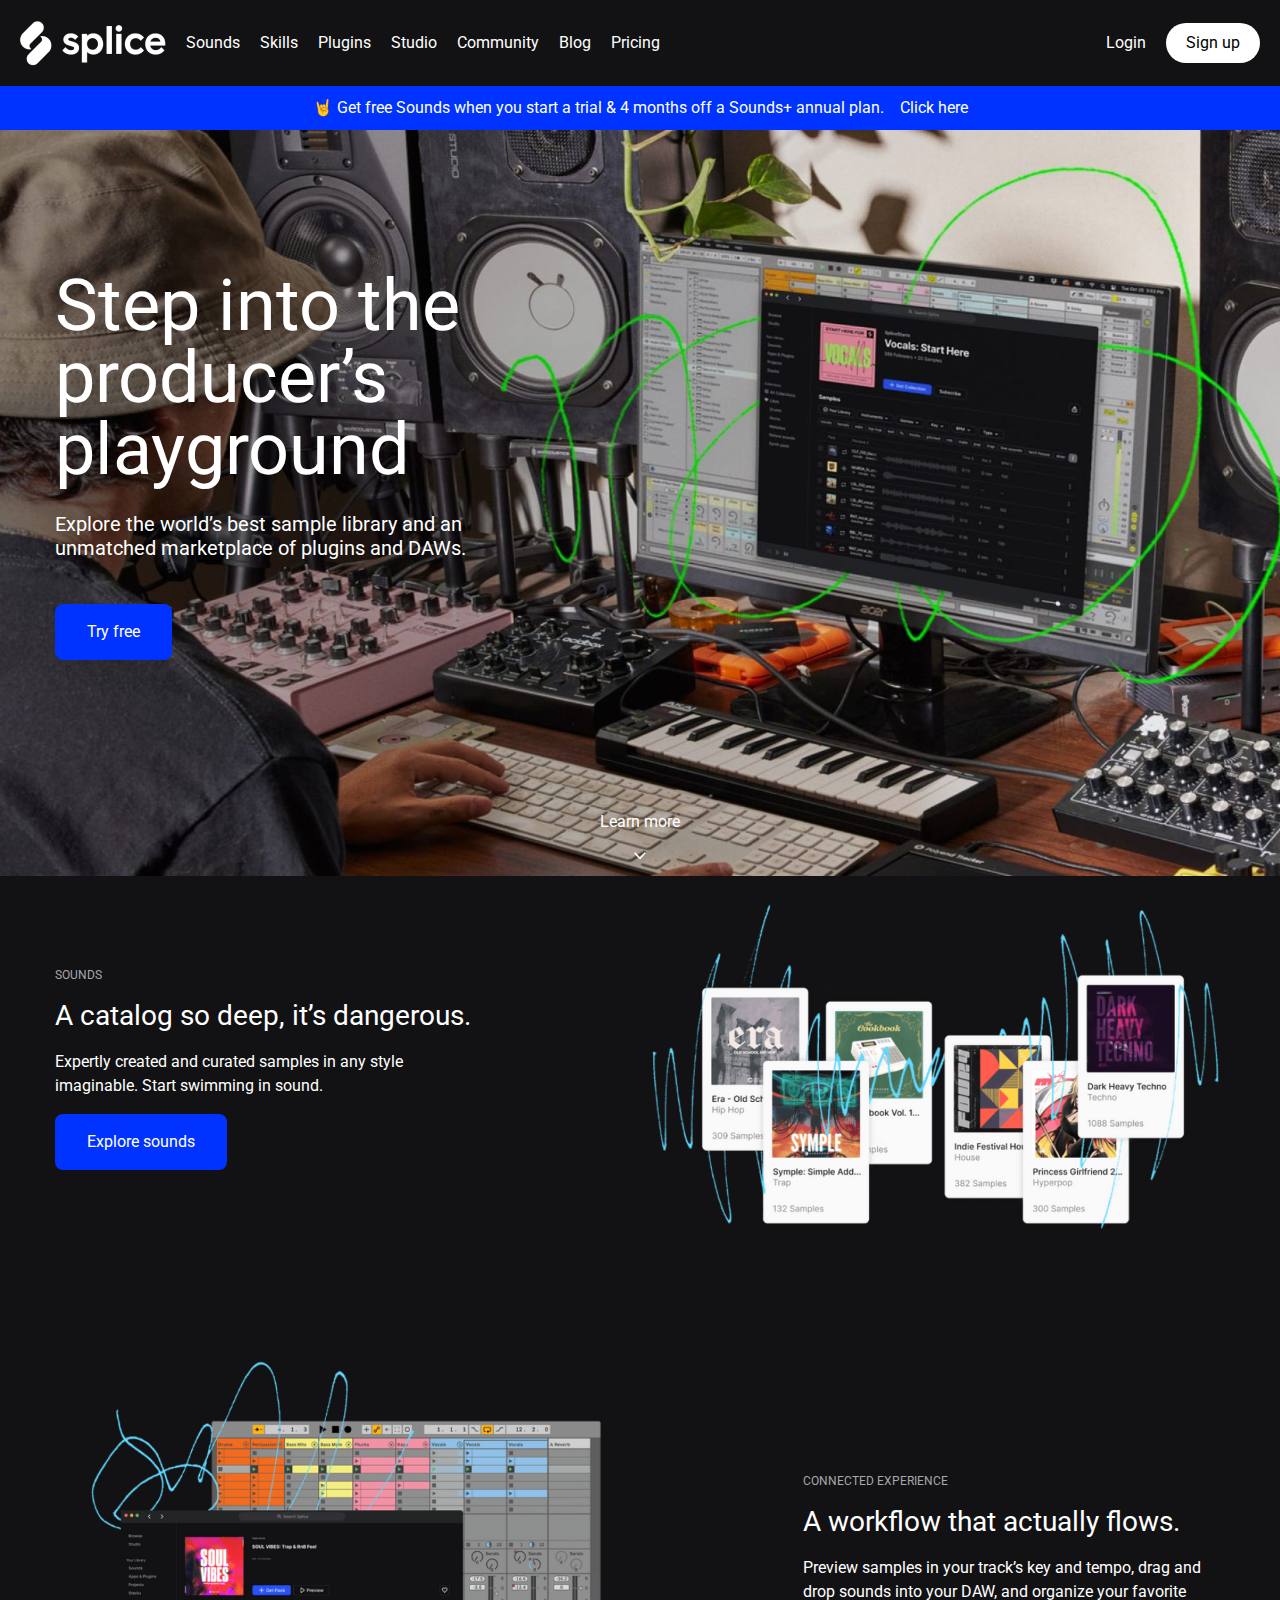
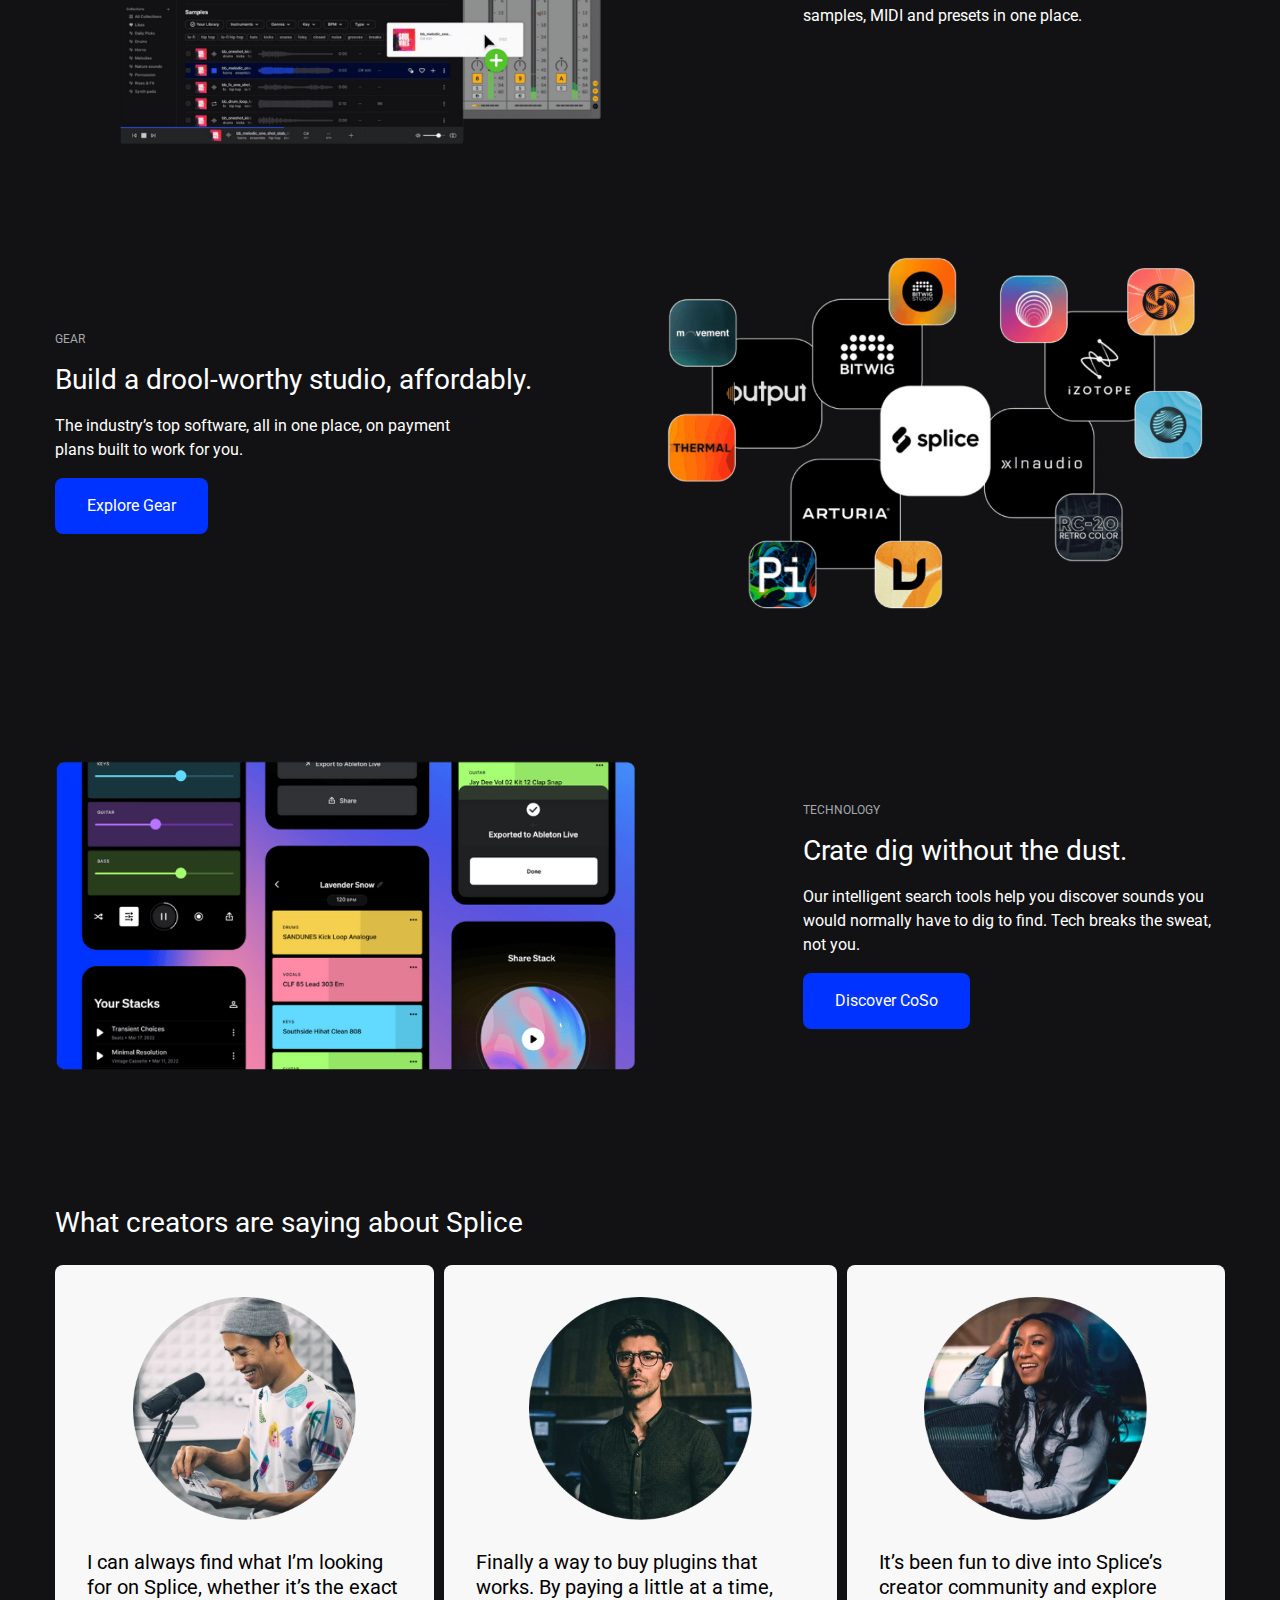
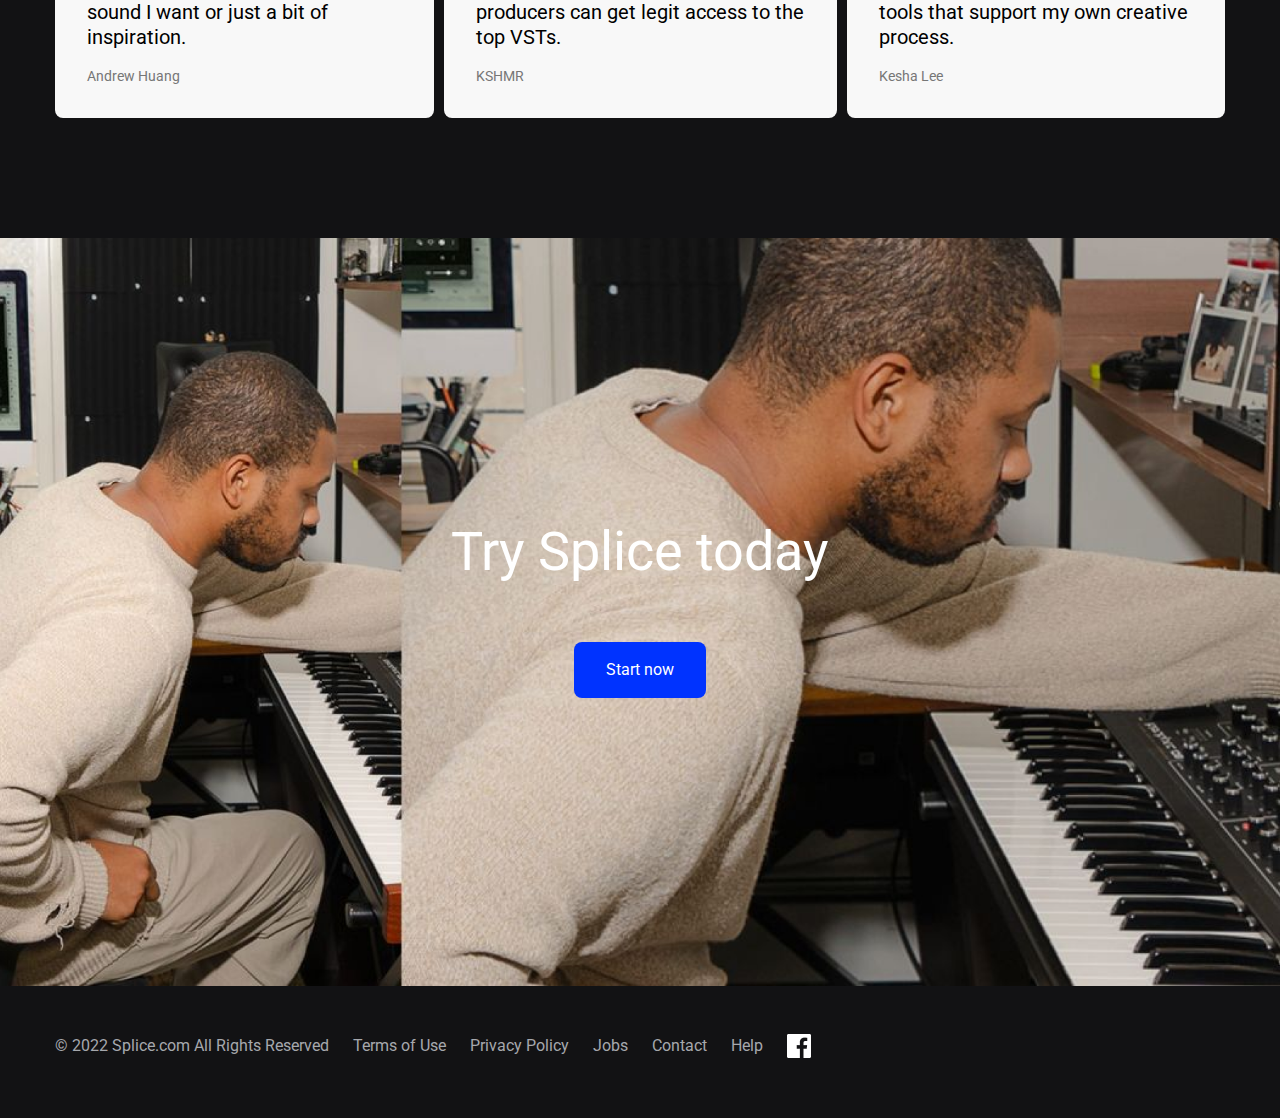
<file: index.html>
<!doctype html>
<html lang="en">
<head>
  <meta charset="UTF-8">
  <meta name="viewport" content="width=device-width, user-scalable=no, initial-scale=1.0, maximum-scale=1.0, minimum-scale=1.0">
  <meta http-equiv="X-UA-Compatible" content="ie=edge">
  <link rel="stylesheet" href="styles/style.css">
  <link rel="preconnect" href="https://fonts.googleapis.com">
  <link rel="preconnect" href="https://fonts.gstatic.com" crossorigin>
  <link href="https://fonts.googleapis.com/css2?family=Roboto:ital,wght@0,100;0,300;0,400;0,500;0,700;0,900;1,100;1,300;1,400;1,500;1,700;1,900&display=swap" rel="stylesheet">
  <script src="js/builder.js"></script>
  <title>Splice</title>
  <meta name="description" content="Splice content">
</head>
<body>
  <header class="header">
    
  </header>

  <main class="main">
    <section class="banner">
      
    </section>

    <section class="hero">
      <img
        src="./assets/img/hero-background.png"
        alt="hero-background"
        class="hero__background"
      >

      <div class="container">
        <h1 class="hero__title">Step into the producer’s playground</h1>

        <p class="hero__subtitle">
          Explore the world’s best sample library and an unmatched marketplace of plugins and DAWs.
        </p>

        <button class="btn--primary">
          Try free
        </button>

        <div class="hero__more">
          <p class="hero__more-text">Learn more</p>

          <img
            src="./assets/img/chevron-down.png"
            alt="chevron-down"
            class="hero__more-icon"
          >
        </div>
      </div>
    </section>

    <section class="features features--reverse container">
      <div class="features__text-content">
        <p class="features__label">SOUNDS</p>

        <h2 class="features__title">A catalog so deep, it’s dangerous.</h2>

        <p class="features__subtitle">Expertly created and curated samples in any style imaginable. Start swimming in sound.</p>

        <button class="features__btn btn--primary">
          Explore sounds
        </button>
      </div>

      <img
        src="./assets/img/sounds.png"
        alt="sounds"
        loading="lazy"
        class="features__img"
      />
    </section>

    <section class="features container">
      <img
        src="./assets/img/connected-experience.png"
        alt="connected-experience"
        loading="lazy"
        class="features__img"
      />

      <div class="features__text-content">
        <p class="features__label">Connected Experience</p>

        <h2 class="features__title">A workflow that actually flows.</h2>

        <p class="features__subtitle">Preview samples in your track’s key and tempo, drag and drop sounds into your DAW, and organize your favorite samples, MIDI and presets in one place.</p>
      </div>
    </section>

    <section class="features features--reverse container">
      <div class="features__text-content">
        <p class="features__label">Gear</p>

        <h2 class="features__title">Build a drool-worthy studio, affordably.</h2>

        <p class="features__subtitle">The industry’s top software, all in one place, on payment plans built to work for you.</p>

        <button class="features__btn btn--primary">
          Explore Gear
        </button>
      </div>

      <img
        src="./assets/img/gear.png"
        alt="gear"
        loading="lazy"
        class="features__img"
      />
    </section>

    <section class="features container">
      <img
        src="./assets/img/technology.png"
        alt="technology"
        loading="lazy"
        class="features__img"
      />

      <div class="features__text-content">
        <p class="features__label">Technology</p>

        <h2 class="features__title">Crate dig without the dust.</h2>

        <p class="features__subtitle">Our intelligent search tools help you discover sounds you would normally have to dig to find. Tech breaks the sweat, not you.</p>

        <button class="features__btn btn--primary">
          Discover CoSo
        </button>
      </div>
    </section>

    <section class="cards container">
      <h2 class="cards__title">
        What creators are saying about Splice
      </h2>

      <div class="cards__content">
        <div class="card">
          <img
            src="./assets/img/card-1.png"
            alt="card-1"
            class="card__img"
            loading="lazy"
          >

          <p class="card__text">
            I can always find what I’m looking for on Splice, whether it’s the exact sound I want or just a bit of inspiration.
          </p>

          <p class="card__author">
            Andrew Huang
          </p>
        </div>

        <div class="card">
          <img
            src="./assets/img/card-2.png"
            alt="card-2"
            class="card__img"
            loading="lazy"
          >

          <p class="card__text">
            Finally a way to buy plugins that works. By paying a little at a time, producers can get legit access to the top VSTs.
          </p>

          <p class="card__author">
            KSHMR
          </p>
        </div>

        <div class="card">
          <img
            src="./assets/img/card-3.png"
            alt="card-3"
            class="card__img"
          >

          <p class="card__text">
            It’s been fun to dive into Splice’s creator community and explore tools that support my own creative process.
          </p>

          <p class="card__author">
            Kesha Lee
          </p>
        </div>
      </div>
    </section>

    <section class="hero-footer">
      <img
        class="hero-footer__background"
        src="./assets/img/footer-hero-background.png"
        alt="footer-hero"
      >

      <h2 class="hero-footer__title">
        Try Splice today
      </h2>

      <button class="btn--primary">
        Start now
      </button>
    </section>
  </main>

  <footer class="footer">
    
  </footer>
</body>
</html>
</file>
<file: styles/style.css>
/* Обнуление отступов и размеров по умолчанию */
* {
  margin: 0;
  padding: 0;
  box-sizing: border-box;
}

/* Удаление списочных маркеров и выравнивание списка */
ul,
ol {
  list-style: none;
}

/* Удаление подчеркивания ссылок и установка цвета */
a {
  text-decoration: none;
  color: inherit;
  transition: all .3s ease;
}

a:hover {
  opacity: 0.8;
}

/* Сброс стилей для изображений */
img {
  max-width: 100%;
  height: auto;
  display: block;
}

/* Убираем лишний скролл и применяем глобальный бекграунд */
html,
body {
  background-color: #121214;
}

/* Установка базового шрифта */
body {
  font-family: 'Roboto', sans-serif;
  font-weight: 400;
  line-height: 1.5;
  color: #FFFFFF;
}

/* Обнуление стилей кнопок и инпутов */
button,
input,
textarea {
  font: inherit;
  border: none;
  background: none;
  outline: none;
  color: #FFFFFF;
}

button {
  cursor: pointer;
  transition: all .3s ease;
}

button:hover {
  opacity: 0.8;
}

.container {
  max-width: 1200px;
  margin: 0 auto;
  padding: 0 15px;
}

.btn--primary {
  padding: 16px 32px;
  background-color: #0033FF;
  border-radius: 8px;
  color: #FFFFFF;
}

.btn--secondary {
  padding: 8px 20px;
  background-color: #FFFFFF;
  border-radius: 32px;
  color: #000000;
}

.header__nav {
  display: flex;
  align-items: center;
  justify-content: space-between;
  padding: 20px;
}

.header__nav-list {
  display: flex;
  align-items: center;
  gap: 20px;
}

.header__nav-controls {
  display: flex;
  align-items: center;
  gap: 20px;
}

.header__mobile-burger {
  display: none;
}

.banner {
  background-color: #0033FF;
  display: flex;
  align-items: center;
  justify-content: center;
  padding: 10px 0;
}

.banner__text {
  margin-right: 16px;
}

.hero {
  position: relative;
  z-index: 1;
  padding-top: 140px;
  padding-bottom: 16px;
}

.hero__background {
  position: absolute;
  top: 0;
  left: 0;
  width: 100%;
  height: 100%;
  z-index: -1;
}

.hero__title {
  max-width: 513px;
  font-size: 72px;
  line-height: 72px;
  font-weight: 400;
}

.hero__subtitle {
  margin-top: 26px;
  margin-bottom: 44px;
  max-width: 412px;
  font-size: 20px;
  line-height: 24px;
}

.hero__more {
  margin-top: 150px;
  cursor: pointer;
  display: flex;
  flex-direction: column;
  align-items: center;
  justify-content: center;
  gap: 18px;
}

.hero__more:hover .hero__more-icon {
  transform: translateY(-4px);
}

.hero__more-icon {
  transition: transform 0.3s ease;
}

.features {
  display: flex;
  justify-content: space-between;
  align-items: center;
  margin-bottom: 96px;
}

.features__text-content {
  display: flex;
  flex-direction: column;
  gap: 16px;
}

.features__label {
  font-size: 12px;
  text-transform: uppercase;
  line-height: 14px;
  color: #A6A8AD;
}

.features__title {
  font-size: 28px;
  line-height: 36px;
  font-weight: 400;
}

.features__subtitle {
  max-width: 422px;
  font-size: 16px;
  line-height: 24px;
}

.features__btn {
  width: fit-content;
}

.features__img {
  width: 100%;
  max-width: 580px;
}

.cards {
  display: flex;
  flex-direction: column;
  gap: 24px;
  margin-bottom: 120px;
}

.cards__title {
  font-size: 28px;
  line-height: 36px;
  font-weight: 400;
}

.cards__content {
  display: flex;
  gap: 10px;
}

.card {
  padding: 32px;
  background-color: #F8F8F8;
  border-radius: 8px;
}

.card__img {
  width: 100%;
  max-width: 223px;
  margin: 0 auto;
}

.card__text {
  color: #000000;
  font-size: 20px;
  line-height: 25px;
  margin-top: 30px;
  margin-bottom: 16px;
}

.card__author {
  font-size: 14px;
  line-height: 20px;
  color: #767676;
}

.hero-footer {
  position: relative;
  z-index: 1;
  display: flex;
  justify-content: center;
  flex-direction: column;
  gap: 60px;
  align-items: center;
  padding-top: 284px;
  padding-bottom: 288px;
}

.hero-footer__background {
  position: absolute;
  top: 0;
  left: 0;
  width: 100%;
  height: 100%;
  z-index: -1;
}

.hero-footer__title {
  font-weight: 400;
  font-size: 54px;
  line-height: 60px;
}

.hero-footer__btn {
  padding: 8px 20px;
  border-radius: 8px;
  background-color: #0033FF;
}

.footer {
  padding-top: 48px;
  padding-bottom: 60px;
}

.footer__list {
  display: flex;
  gap: 24px;
}

.footer__rights {
  color: #A6A8AD
}

.footer__link-item {
  color: #A6A8AD;
}

@media (max-width: 768px) {
  .header__nav-item {
    display: none;
  }

  .header__nav-item:first-child {
    display: block;
  }

  .header__nav-controls {
    display: none;
  }

  .header__mobile-burger {
    display: block;
  }

  .banner {
    padding: 10px 16px;
  }

  .banner__btn {
    white-space: nowrap;
  }

  .features {
    flex-direction: column;
  }

  .features--reverse {
    flex-direction: column-reverse;
  }

  .features__text-content {
    margin-top: 44px;
    align-items: center;
  }

  .features__title {
    text-align: center;
  }

  .features__subtitle {
    text-align: center;
  }

  .cards {
    margin-bottom: 48px;
  }

  .cards__title {
    text-align: center;
  }

  .cards__content {
    flex-direction: column;
    gap: 16px;
  }

  .footer__list {
    align-items: center;
    flex-direction: column-reverse;
  }
}

@media (max-width: 500px) {
  .hero {
    padding: 48px 0;
  }

  .hero__title {
    font-size: 48px;
    line-height: 48px;
  }

  .hero__subtitle {
    max-width: 345px;
  }

  .hero__btn {
    margin-bottom: 0;
  }

  .hero__more {
    display: none;
  }

  .hero-footer {
    padding: 108px 0;
  }

  .hero-footer__title {
    font-size: 44px;
    line-height: 40px;
  }
}
</file>
